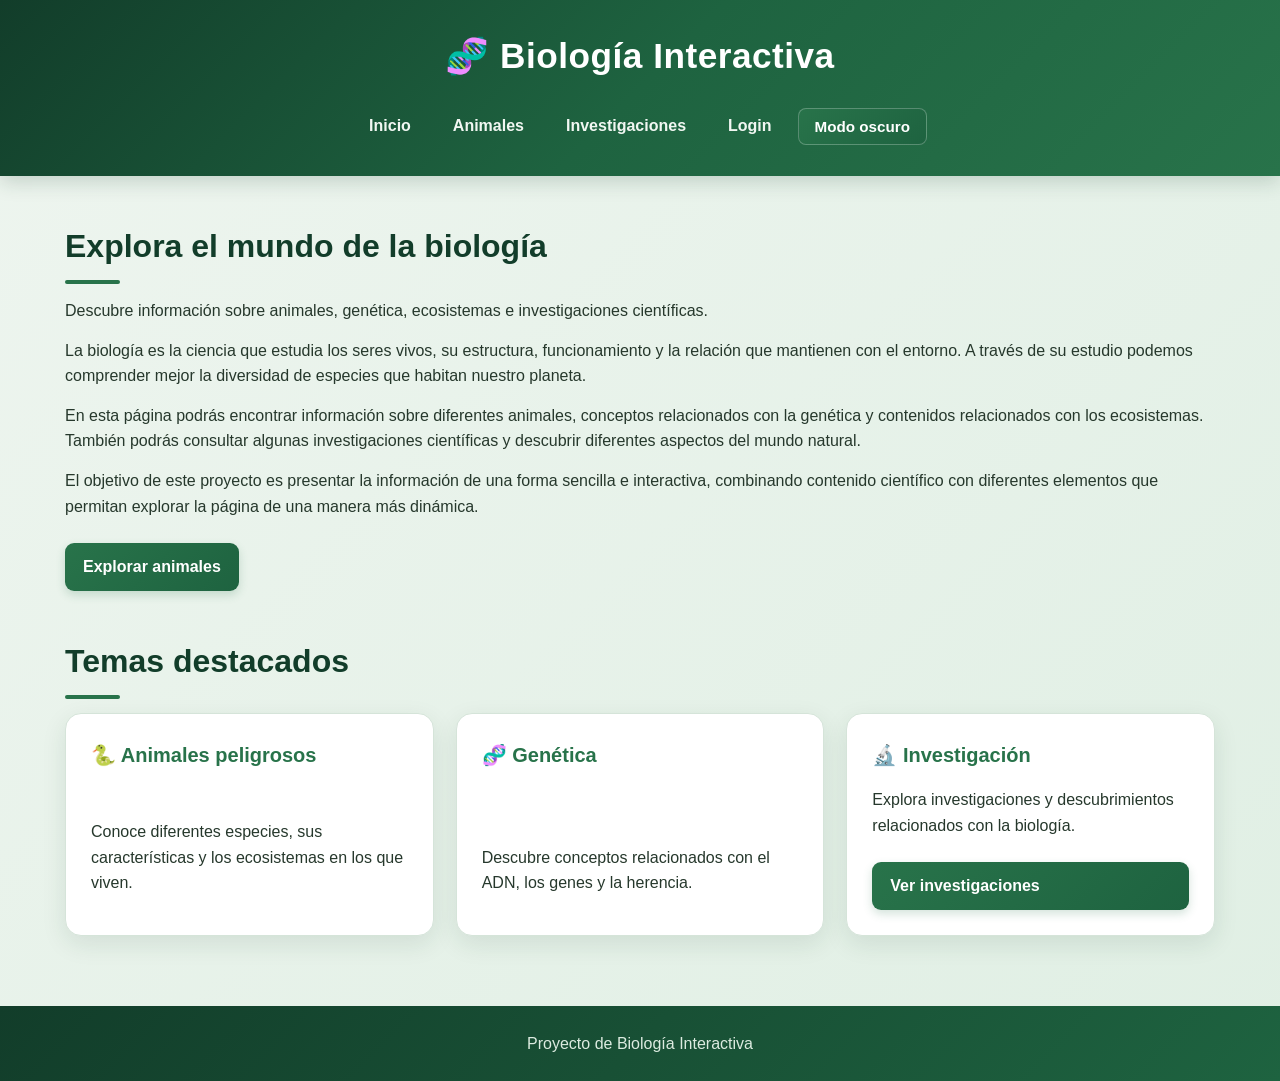
<file: index.html>
<!DOCTYPE html>
<html lang="es">

<head>
    <meta charset="UTF-8">
    <meta name="viewport" content="width=device-width, initial-scale=1.0">
    <title>Biología Interactiva</title>
    <link rel="stylesheet" href="css/styles.css">
</head>

<body>

<!-- PAGINA INICIO -->

<header>
    <h1>🧬 Biología Interactiva</h1>

    <nav>
        <a href="index.html">Inicio</a>
        <a href="animales.html">Animales</a> 
        <a href="investigaciones.html">Investigaciones</a>
        <a href="login.html">Login</a>
        <button id="botonTema" type="button">Modo oscuro</button>
    </nav>
</header>

<main>

    <section>
        <h2>Explora el mundo de la biología</h2>
        <p>Descubre información sobre animales, genética,
            ecosistemas e investigaciones científicas.
        </p>
        <p>La biología es la ciencia que estudia los seres vivos, su estructura,
            funcionamiento y la relación que mantienen con el entorno. A través
            de su estudio podemos comprender mejor la diversidad de especies
            que habitan nuestro planeta.
        </p>
        <p> En esta página podrás encontrar información sobre diferentes animales,
            conceptos relacionados con la genética y contenidos relacionados con
            los ecosistemas. También podrás consultar algunas investigaciones
            científicas y descubrir diferentes aspectos del mundo natural.
        </p>
        <p>El objetivo de este proyecto es presentar la información de una forma
            sencilla e interactiva, combinando contenido científico con diferentes
            elementos que permitan explorar la página de una manera más dinámica.
        </p>

        <a href="animales.html">Explorar animales</a>
    </section>

    <section>
        <h2>Temas destacados</h2>

        <div class="temas-destacados">
            <article>
                <h3>🐍 Animales peligrosos</h3>
                <p> Conoce diferentes especies, sus características
                    y los ecosistemas en los que viven.
                </p>
            </article>

            <article>
                <h3>🧬 Genética</h3>
                <p>Descubre conceptos relacionados con el ADN,
                    los genes y la herencia.
                </p>
            </article>
            <article>
                <h3>🔬 Investigación</h3>
                <p>Explora investigaciones y descubrimientos
                    relacionados con la biología.
                </p>

                <a href="investigaciones.html">Ver investigaciones</a>
            </article>

        </div>
    </section>

</main>

<footer>
    <p>Proyecto de Biología Interactiva</p>
</footer>

<script src="js/script.js"></script>

</body>

</html>
</file>
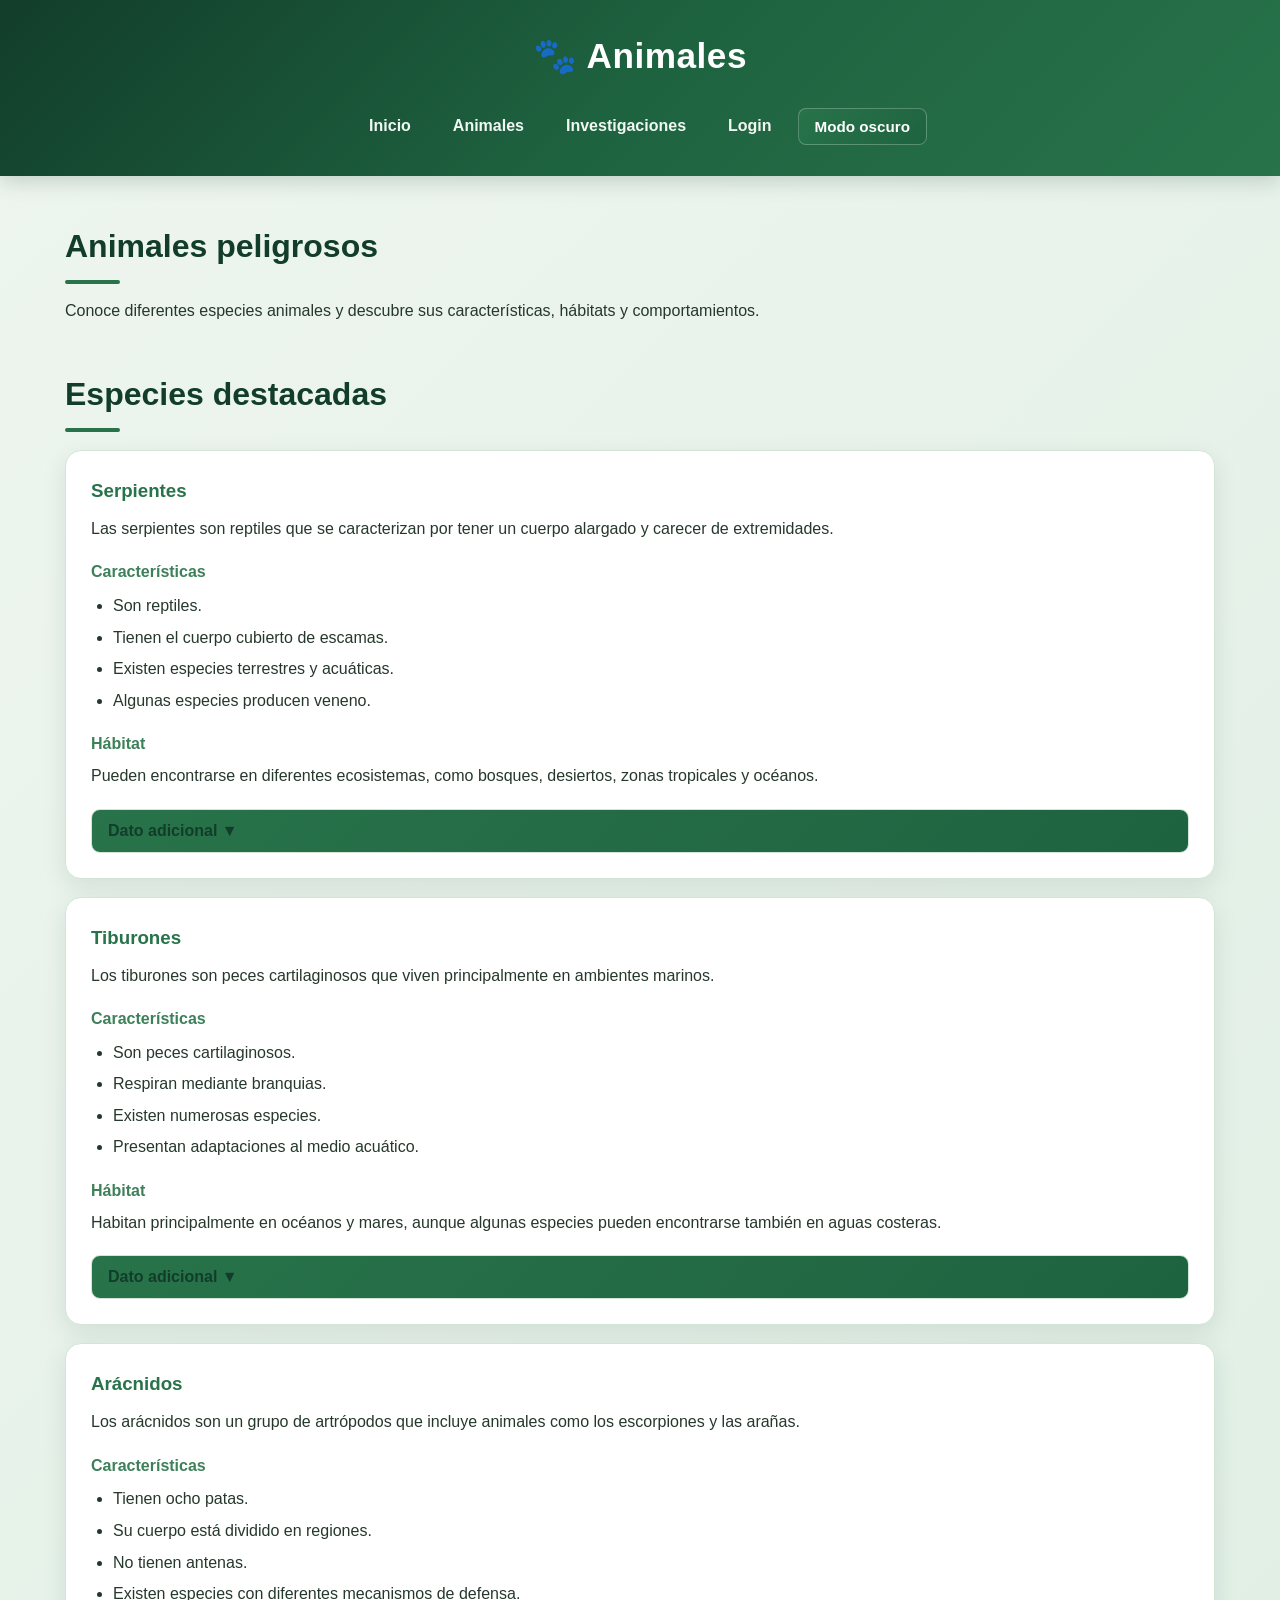
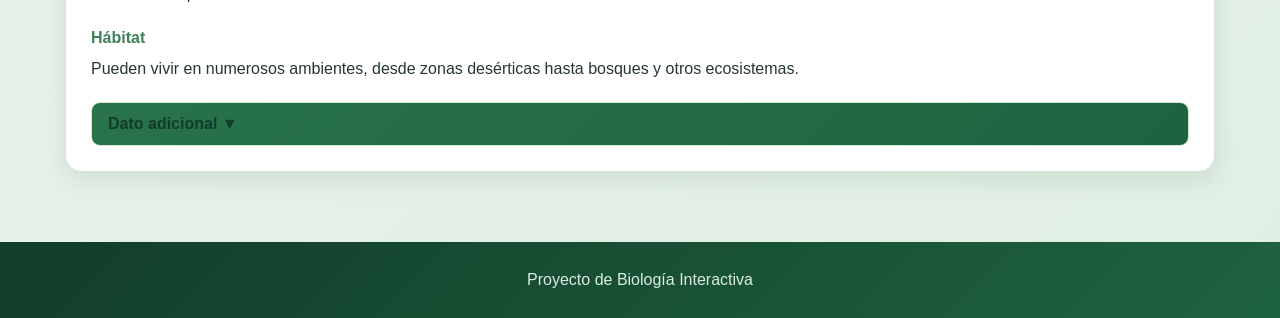
<file: animales.html>
<!DOCTYPE html>
<html lang="es">

<head>
    <meta charset="UTF-8">
    <meta name="viewport" content="width=device-width, initial-scale=1.0">
    <title>Animales | Biología Interactiva</title>
    <link rel="stylesheet" href="css/styles.css">
</head>

<body>

<!-- PAGINA ANIMALES -->

<header>
    <h1>🐾 Animales</h1>

    <nav>
        <a href="index.html">Inicio</a>
        <a href="animales.html">Animales</a>
        <a href="investigaciones.html">Investigaciones</a>
        <a href="login.html">Login</a>
        <button id="botonTema" type="button">Modo oscuro</button>
    </nav>
</header>

<main>

    <section>
        <h2>Animales peligrosos</h2>
        <p>Conoce diferentes especies animales y descubre
            sus características, hábitats y comportamientos.
        </p>
    </section>
    <section>
        <h2>Especies destacadas</h2>
        <article>
            <h3> Serpientes</h3>
            <p>Las serpientes son reptiles que se caracterizan
                por tener un cuerpo alargado y carecer de extremidades.
            </p>

            <h4>Características</h4>
            <ul>
                <li>Son reptiles.</li>
                <li>Tienen el cuerpo cubierto de escamas.</li>
                <li>Existen especies terrestres y acuáticas.</li>
                <li>Algunas especies producen veneno.</li>
            </ul>

            <h4>Hábitat</h4>
            <p>Pueden encontrarse en diferentes ecosistemas,
                como bosques, desiertos, zonas tropicales y océanos.
            </p>

            <div class="dato-adicional">
                <button type="button" class="boton-dato">
                     Dato adicional ▼
                </button>

                <div class="contenido-dato">
                    <p>Algunas serpientes pueden detectar el calor
                        de sus presas mediante órganos especializados.
                    </p>
                </div>
            </div>

        </article>
        <article>

            <h3> Tiburones</h3>
            <p> Los tiburones son peces cartilaginosos que viven
                principalmente en ambientes marinos.
            </p>

            <h4>Características</h4>
            <ul>
                <li>Son peces cartilaginosos.</li>
                <li>Respiran mediante branquias.</li>
                <li>Existen numerosas especies.</li>
                <li>Presentan adaptaciones al medio acuático.</li>
            </ul>

            <h4>Hábitat</h4>
            <p>Habitan principalmente en océanos y mares,
                aunque algunas especies pueden encontrarse
                también en aguas costeras.
            </p>

            <div class="dato-adicional">
                <button type="button" class="boton-dato">
                     Dato adicional ▼
                </button>

                <div class="contenido-dato">
                    <p>Los tiburones poseen sentidos muy desarrollados
                        que les ayudan a detectar estímulos en el agua.
                    </p>
                </div>

            </div>

        </article>
        <article>

            <h3> Arácnidos</h3>
            <p> Los arácnidos son un grupo de artrópodos que incluye
                animales como los escorpiones y las arañas.
            </p>

            <h4>Características</h4>
            <ul>
                <li>Tienen ocho patas.</li>
                <li>Su cuerpo está dividido en regiones.</li>
                <li>No tienen antenas.</li>
                <li>Existen especies con diferentes mecanismos de defensa.</li>
            </ul>

            <h4>Hábitat</h4>
            <p>Pueden vivir en numerosos ambientes,
                desde zonas desérticas hasta bosques y otros ecosistemas.
            </p>

            <div class="dato-adicional">
                <button type="button" class="boton-dato">
                     Dato adicional ▼
                </button>

                <div class="contenido-dato">
                    <p>Las arañas pertenecen al grupo de los arácnidos,
                        pero no todos los arácnidos son arañas.
                    </p>
                </div>

            </div>

        </article>

    </section>

</main>

<footer>
    <p>Proyecto de Biología Interactiva</p>
</footer>

<script src="js/script.js"></script>

</body>

</html>
</file>
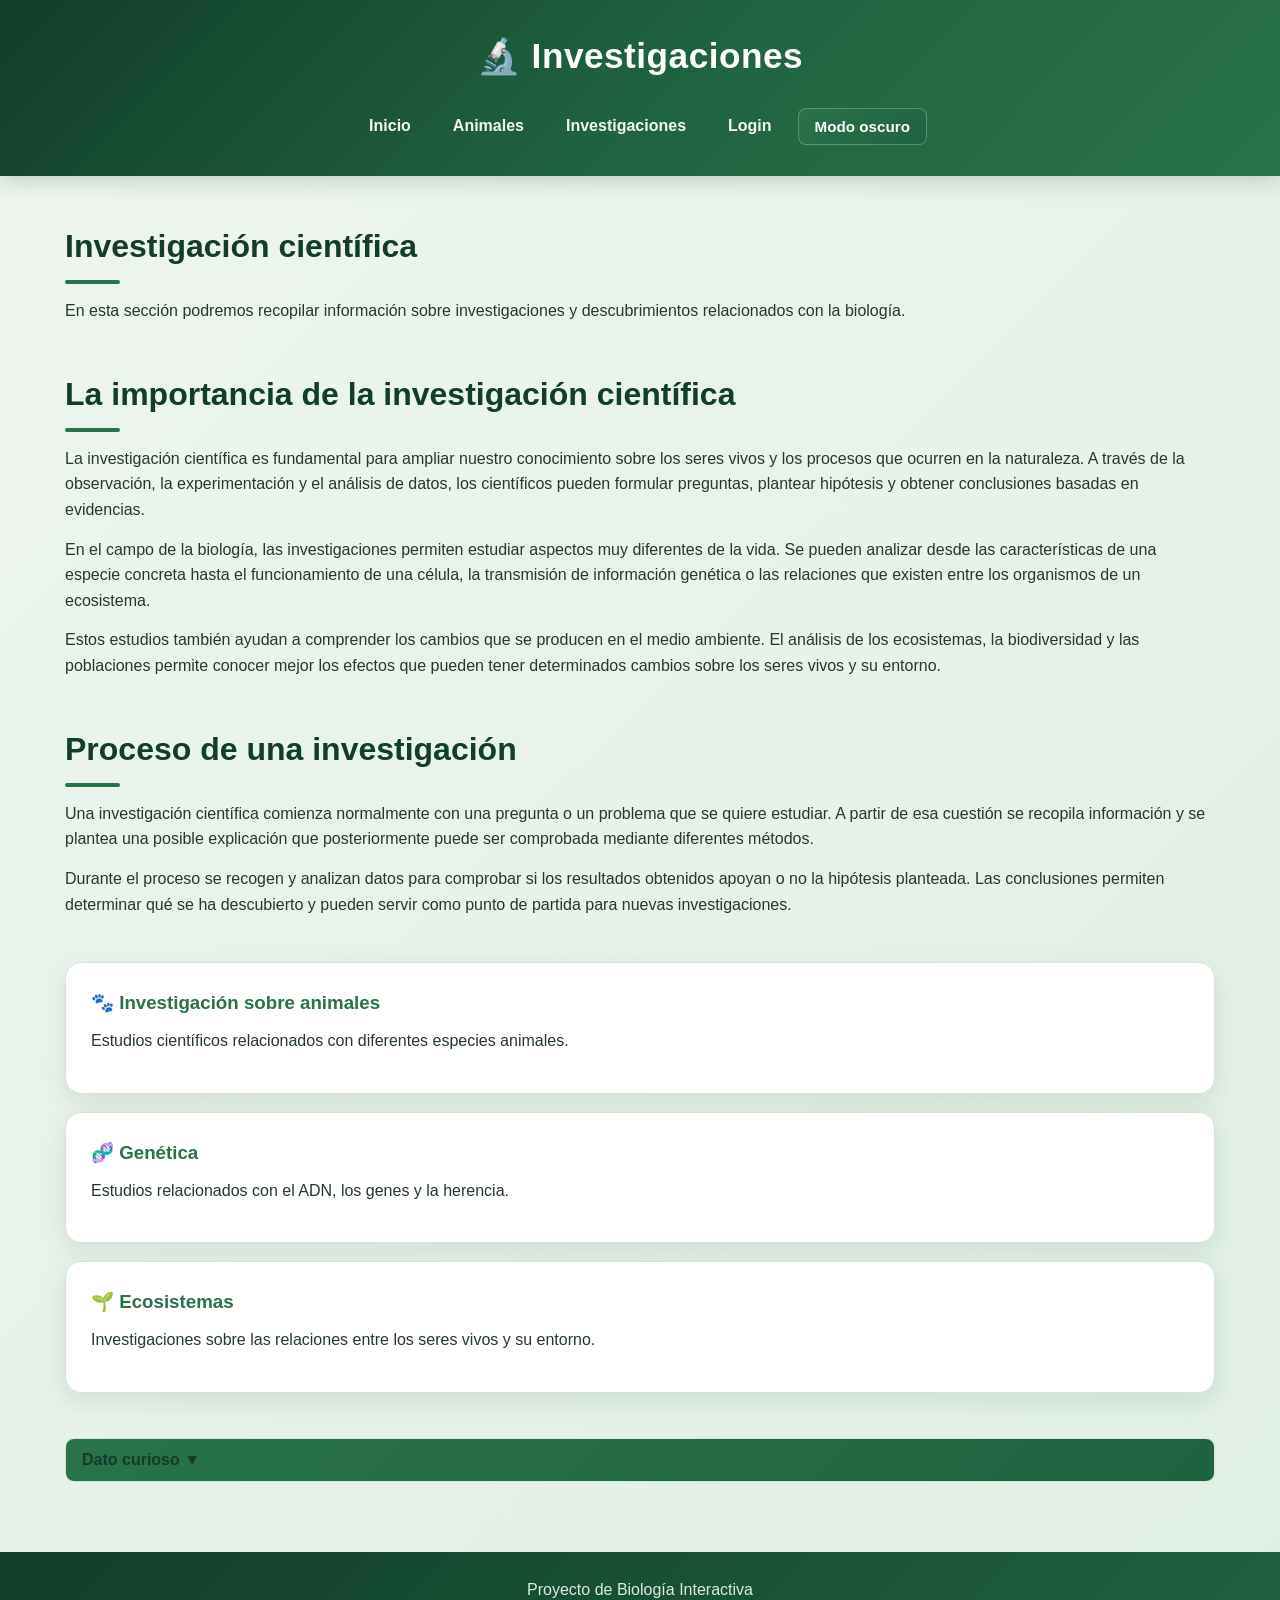
<file: investigaciones.html>
<!DOCTYPE html>
<html lang="es">

<head>
    <meta charset="UTF-8">
    <meta name="viewport" content="width=device-width, initial-scale=1.0">
    <title>Investigaciones | Biología Interactiva</title>
    <link rel="stylesheet" href="css/styles.css">
</head>

<body>

<!-- PAGINA INVESTIGACIONES -->

<header>
    <h1>🔬 Investigaciones</h1>

    <nav>
        <a href="index.html">Inicio</a>
        <a href="animales.html">Animales</a>
        <a href="investigaciones.html">Investigaciones</a>
        <a href="login.html">Login</a>
        <button id="botonTema" type="button">Modo oscuro</button>
    </nav>
</header>

<main>

    <section>
        <h2>Investigación científica</h2>
        <p> En esta sección podremos recopilar información sobre
            investigaciones y descubrimientos relacionados con la biología.
        </p>

    </section>
    <section>

    <h2>La importancia de la investigación científica</h2>

    <p>La investigación científica es fundamental para ampliar nuestro
        conocimiento sobre los seres vivos y los procesos que ocurren
        en la naturaleza. A través de la observación, la experimentación
        y el análisis de datos, los científicos pueden formular preguntas,
        plantear hipótesis y obtener conclusiones basadas en evidencias.
    </p>

    <p>En el campo de la biología, las investigaciones permiten estudiar
        aspectos muy diferentes de la vida. Se pueden analizar desde las
        características de una especie concreta hasta el funcionamiento
        de una célula, la transmisión de información genética o las
        relaciones que existen entre los organismos de un ecosistema.
    </p>

    <p>Estos estudios también ayudan a comprender los cambios que se
        producen en el medio ambiente. El análisis de los ecosistemas,
        la biodiversidad y las poblaciones permite conocer mejor los
        efectos que pueden tener determinados cambios sobre los seres
        vivos y su entorno.
    </p>

</section>

<section>

    <h2>Proceso de una investigación</h2>

    <p>Una investigación científica comienza normalmente con una pregunta
        o un problema que se quiere estudiar. A partir de esa cuestión se
        recopila información y se plantea una posible explicación que
        posteriormente puede ser comprobada mediante diferentes métodos.
    </p>

    <p>Durante el proceso se recogen y analizan datos para comprobar si
        los resultados obtenidos apoyan o no la hipótesis planteada. Las
        conclusiones permiten determinar qué se ha descubierto y pueden
        servir como punto de partida para nuevas investigaciones.
    </p>

</section>

    <section>

        <article>
            <h3>🐾 Investigación sobre animales</h3>
            <p>Estudios científicos relacionados con diferentes especies animales.
            </p>
        </article>

        <article>
            <h3>🧬 Genética</h3>
            <p>Estudios relacionados con el ADN, los genes y la herencia.
            </p>
        </article>

        <article>
            <h3>🌱 Ecosistemas</h3>
            <p>Investigaciones sobre las relaciones entre los seres vivos y su entorno.
            </p>
        </article>

    </section>

    <section>

        <div class="dato-adicional">
            <button type="button" class="boton-dato">
                 Dato curioso ▼
            </button>

            <div class="contenido-dato">
                <p id="datoCurioso"></p>
            </div>

        </div>

    </section>

</main>

<footer>
    <p>Proyecto de Biología Interactiva</p>
</footer>

<script src="js/script.js"></script>

</body>

</html>
</file>
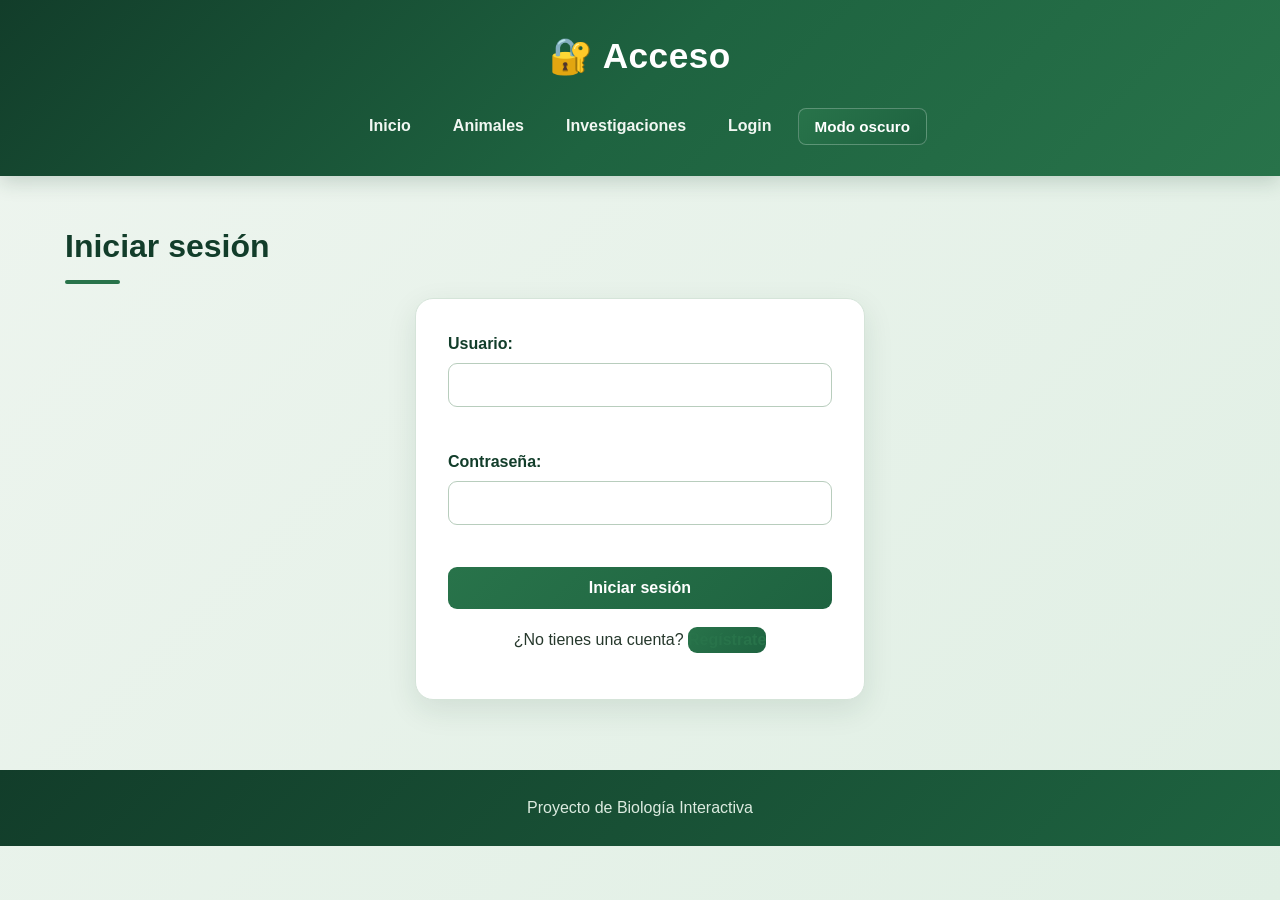
<file: login.html>
<!DOCTYPE html>
<html lang="es">

<head>
    <meta charset="UTF-8">
    <meta name="viewport" content="width=device-width, initial-scale=1.0">
    <title>Login | Biología Interactiva</title>
    <link rel="stylesheet" href="css/styles.css">
</head>
    
<body>
<!-- PAGINA LOGIN -->
    <header>
        <h1>🔐 Acceso</h1>
        <nav>
            <a href="index.html">Inicio</a>
            <a href="animales.html">Animales</a>
            <a href="investigaciones.html">Investigaciones</a>
            <a href="login.html">Login</a>
            <button id="botonTema" type="button">Modo oscuro</button>
        </nav>
    </header>

    <main>
        
        <section>
            <h2>Iniciar sesión</h2>
            <form id ="formularioLogin">
                <label for="usuario">Usuario:</label>
                <input type="text" id="usuario" name="usuario">
                <br><br>
                <label for="password">Contraseña:</label>
                <input type="password" id="password" name="password">
                <br><br>
                <button type="submit">Iniciar sesión</button>
                <p class="formulario-enlace">¿No tienes una cuenta? 
                    <a href="registro.html">Regístrate</a>
                </p>
            </form>
        </section>

    </main>

    <footer>
        <p>Proyecto de Biología Interactiva</p>
    </footer>
    <script src="js/script.js"></script>
</body>

</html>
</file>
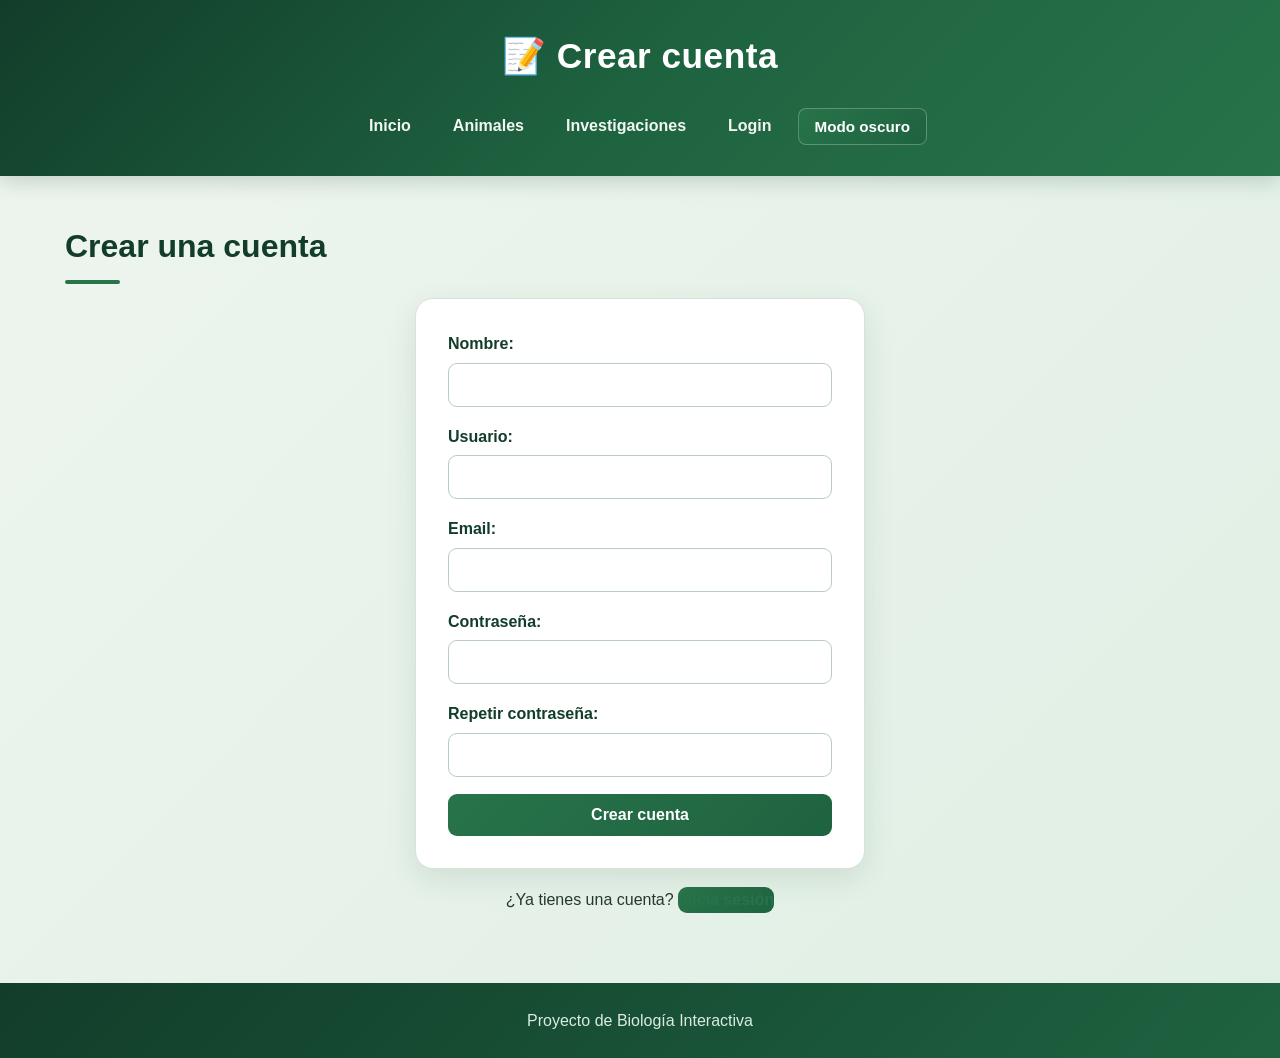
<file: registro.html>
<!DOCTYPE html>
<html lang="es">

<head>
    <meta charset="UTF-8">
    <meta name="viewport" content="width=device-width, initial-scale=1.0">
    <title>Registro | Biología Interactiva</title>
    <link rel="stylesheet" href="css/styles.css">
</head>

<body>

    <header>
        <h1>📝 Crear cuenta</h1>

        <nav>
            <a href="index.html">Inicio</a>
            <a href="animales.html">Animales</a>
            <a href="investigaciones.html">Investigaciones</a>
            <a href="login.html">Login</a>
            <button id="botonTema" type="button">Modo oscuro</button>
        </nav>
    </header>

    <main>

        <section>

            <h2>Crear una cuenta</h2>

            <form id="formularioRegistro">

                <label for="nombre">Nombre:</label>
                <input type="text" id="nombre" name="nombre">

                <label for="usuario">Usuario:</label>
                <input type="text" id="usuario" name="usuario">

                <label for="email">Email:</label>
                <input type="email" id="email" name="email">

                <label for="password">Contraseña:</label>
                <input type="password" id="password" name="password">

                <label for="password2">Repetir contraseña:</label>
                <input type="password" id="password2" name="password2">

                <button type="submit">Crear cuenta</button>

            </form>

            <p class="formulario-enlace">¿Ya tienes una cuenta?
                <a href="login.html">Inicia sesión</a>
            </p>

        </section>

    </main>

    <footer>
        <p>Proyecto de Biología Interactiva</p>
    </footer>
    <script src="js/script.js"></script>
</body>

</html>
</file>
<file: css/styles.css>
/* CONFIGURACIÓN GENERAL */

* {
    box-sizing: border-box;
}

html {
    scroll-behavior: smooth;
}

body {
    margin: 0;
    font-family: "Segoe UI", Arial, sans-serif;
    background: linear-gradient(135deg, #eef5ef, #e0efe4);
    color: #26382c;
    line-height: 1.6;
    min-height: 100vh;
}

main {
    width: 90%;
    max-width: 1150px;
    margin: 45px auto;
}


/* CABECERA */

header {
    background: linear-gradient(135deg, #123d2a, #1e6340, #28734a);
    color: white;
    padding: 28px 25px;
    text-align: center;
    box-shadow: 0 5px 20px rgba(18, 61, 42, 0.20);
}

header h1 {
    margin: 0 0 20px;
    font-size: 2.2rem;
    letter-spacing: 0.5px;
}


/* MENÚ */

nav {
    display: flex;
    justify-content: center;
    align-items: center;
    gap: 10px;
    flex-wrap: wrap;
}

nav a {
    color: #f1f7f2;
    text-decoration: none;
    font-weight: 600;
    padding: 9px 16px;
    border-radius: 8px;
    transition: background-color 0.3s, color 0.3s, transform 0.2s;
}

nav a:hover {
    background-color: rgba(255, 255, 255, 0.12);
    color: #9ed0ad;
    transform: translateY(-2px);
}


/* CONTENIDO */

section {
    margin-bottom: 45px;
}

section > h2 {
    color: #123d2a;
    font-size: 2rem;
    margin-bottom: 14px;
    position: relative;
}

section > h2::after {
    content: "";
    display: block;
    width: 55px;
    height: 4px;
    margin-top: 8px;
    background-color: #28734a;
    border-radius: 10px;
}

h3 {
    color: #28734a;
    margin-top: 0;
    margin-bottom: 10px;
}

h4 {
    color: #3d8059;
    margin-top: 18px;
    margin-bottom: 6px;
}

p {
    margin-top: 6px;
    margin-bottom: 14px;
    color: #26382c;
}


/* TARJETAS */

article {
    background-color: #ffffff;
    padding: 25px;
    margin: 18px 0;
    border-radius: 16px;
    border: 1px solid #d5e4d9;
    box-shadow: 0 8px 25px rgba(18, 61, 42, 0.10);
    transition: transform 0.3s ease, box-shadow 0.3s ease,
                border-color 0.3s ease;
}

article:hover {
    transform: translateY(-6px);
    box-shadow: 0 14px 30px rgba(18, 61, 42, 0.16);
    border-color: #9ed0ad;
}


/* TEMAS DESTACADOS */

.temas-destacados {
    display: grid;
    grid-template-columns: repeat(3, 1fr);
    gap: 22px;
}

.temas-destacados article {
    margin: 0;
    min-height: 190px;
    display: flex;
    flex-direction: column;
    justify-content: space-between;
}

.temas-destacados article h3 {
    font-size: 1.25rem;
}


/* LISTAS */

ul {
    padding-left: 22px;
    margin-top: 8px;
}

li {
    margin-bottom: 6px;
}


/* BOTONES */

main a {
    display: inline-block;
    margin-top: 10px;
    padding: 11px 18px;
    background: linear-gradient(135deg, #28734a, #1e6340);
    color: white;
    text-decoration: none;
    border-radius: 9px;
    font-weight: 600;
    box-shadow: 0 4px 10px rgba(40, 115, 74, 0.20);
    transition: transform 0.2s ease, box-shadow 0.2s ease,
                background 0.3s ease;
}

main a:hover {
    background: linear-gradient(135deg, #1e6340, #123d2a);
    transform: translateY(-2px);
    box-shadow: 0 7px 16px rgba(18, 61, 42, 0.25);
}


/* FORMULARIOS */

form {
    background-color: #ffffff;
    max-width: 450px;
    padding: 32px;
    margin: 0 auto;
    border-radius: 18px;
    border: 1px solid #d5e4d9;
    box-shadow: 0 10px 30px rgba(18, 61, 42, 0.10);
}

form label {
    display: block;
    margin-bottom: 6px;
    color: #123d2a;
    font-weight: 600;
}

input {
    width: 100%;
    padding: 12px;
    margin-bottom: 17px;
    border: 1px solid #b8cdbd;
    border-radius: 9px;
    font-family: inherit;
    font-size: 1rem;
    background-color: #ffffff;
    color: #26382c;
    outline: none;
    transition: border-color 0.2s, box-shadow 0.2s;
}

input:focus {
    border-color: #28734a;
    box-shadow: 0 0 0 4px rgba(40, 115, 74, 0.12);
}

button {
    width: 100%;
    padding: 12px;
    background: linear-gradient(135deg, #28734a, #1e6340);
    color: white;
    border: none;
    border-radius: 9px;
    font-family: inherit;
    font-size: 1rem;
    font-weight: 600;
    cursor: pointer;
    transition: transform 0.2s, box-shadow 0.2s;
}

#botonTema {
    width: auto;
    padding: 9px 16px;
    background-color: rgba(255, 255, 255, 0.12);
    color: white;
    border: 1px solid rgba(255, 255, 255, 0.25);
    border-radius: 8px;
    font-size: 0.95rem;
}

#botonTema:hover {
    background-color: rgba(255, 255, 255, 0.20);
}

button:hover {
    transform: translateY(-2px);
    box-shadow: 0 6px 15px rgba(18, 61, 42, 0.20);
}


/* ENLACES DE LOGIN Y REGISTRO */

.formulario-enlace {
    text-align: center;
    margin-top: 18px;
}

.formulario-enlace a {
    background-color: transparent;
    color: #28734a;
    padding: 0;
    margin: 0;
    box-shadow: none;
}

.formulario-enlace a:hover {
    background-color: transparent;
    color: #fafafa;
    text-decoration: underline;
    transform: none;
    box-shadow: none;
}


/* DATOS ADICIONALES */

.dato-adicional {
    margin-top: 20px;
}

.boton-dato {
    width: 100%;
    padding: 12px 16px;
    background-color: #e3efe6;
    color: #123d2a;
    border: 1px solid #d5e4d9;
    border-radius: 9px;
    text-align: left;
    box-shadow: none;
}

.boton-dato:hover {
    background-color: #d3e5d8;
    box-shadow: none;
}

.contenido-dato {
    display: none;
    margin-top: 8px;
    padding: 14px 16px;
    background-color: #f4faf5;
    border-left: 4px solid #28734a;
    border-radius: 8px;
}

.contenido-dato.mostrar {
    display: block;
}


/* PIE DE PÁGINA */

footer {
    background: linear-gradient(135deg, #123d2a, #1e6340);
    color: #dcebe0;
    text-align: center;
    padding: 25px;
    margin-top: 70px;
}

footer p {
    color: #dcebe0;
    margin: 0;
}


/* MODO OSCURO */

body.modo-oscuro {
    background: linear-gradient(135deg, #101a14, #14231a);
    color: #e2ebe4;
}

body.modo-oscuro section > h2 {
    color: #a9d8b5;
}

body.modo-oscuro h3 {
    color: #82c99a;
}

body.modo-oscuro h4 {
    color: #8fcda0;
}

body.modo-oscuro p {
    color: #e2ebe4;
}

body.modo-oscuro article {
    background-color: #18251d;
    border-color: #2c4535;
}

body.modo-oscuro article:hover {
    border-color: #4d8060;
}

body.modo-oscuro form {
    background-color: #18251d;
    border-color: #2c4535;
}

body.modo-oscuro form label {
    color: #a9d8b5;
}

body.modo-oscuro input {
    background-color: #101a14;
    color: #e2ebe4;
    border-color: #395642;
}

body.modo-oscuro input::placeholder {
    color: #829587;
}

body.modo-oscuro .contenido-dato {
    background-color: #1b3022;
}

body.modo-oscuro .boton-dato {
    background-color: #1d3526;
    color: #c9e2ce;
    border-color: #365441;
}

body.modo-oscuro .boton-dato:hover {
    background-color: #25462f;
}


/* DISEÑO RESPONSIVE */

@media (max-width: 850px) {

    .temas-destacados {
        grid-template-columns: 1fr;
    }

    main {
        width: 92%;
    }

    header h1 {
        font-size: 1.8rem;
    }
}

@media (max-width: 600px) {
    nav {
        flex-direction: column;
        gap: 4px;
    }

    nav a {
        width: 100%;
    }

    main {
        width: 94%;
        margin: 30px auto;
    }

    section > h2 {
        font-size: 1.6rem;
    }

    article {
        padding: 20px;
    }

    form {
        padding: 22px;
    }
}
</file>
